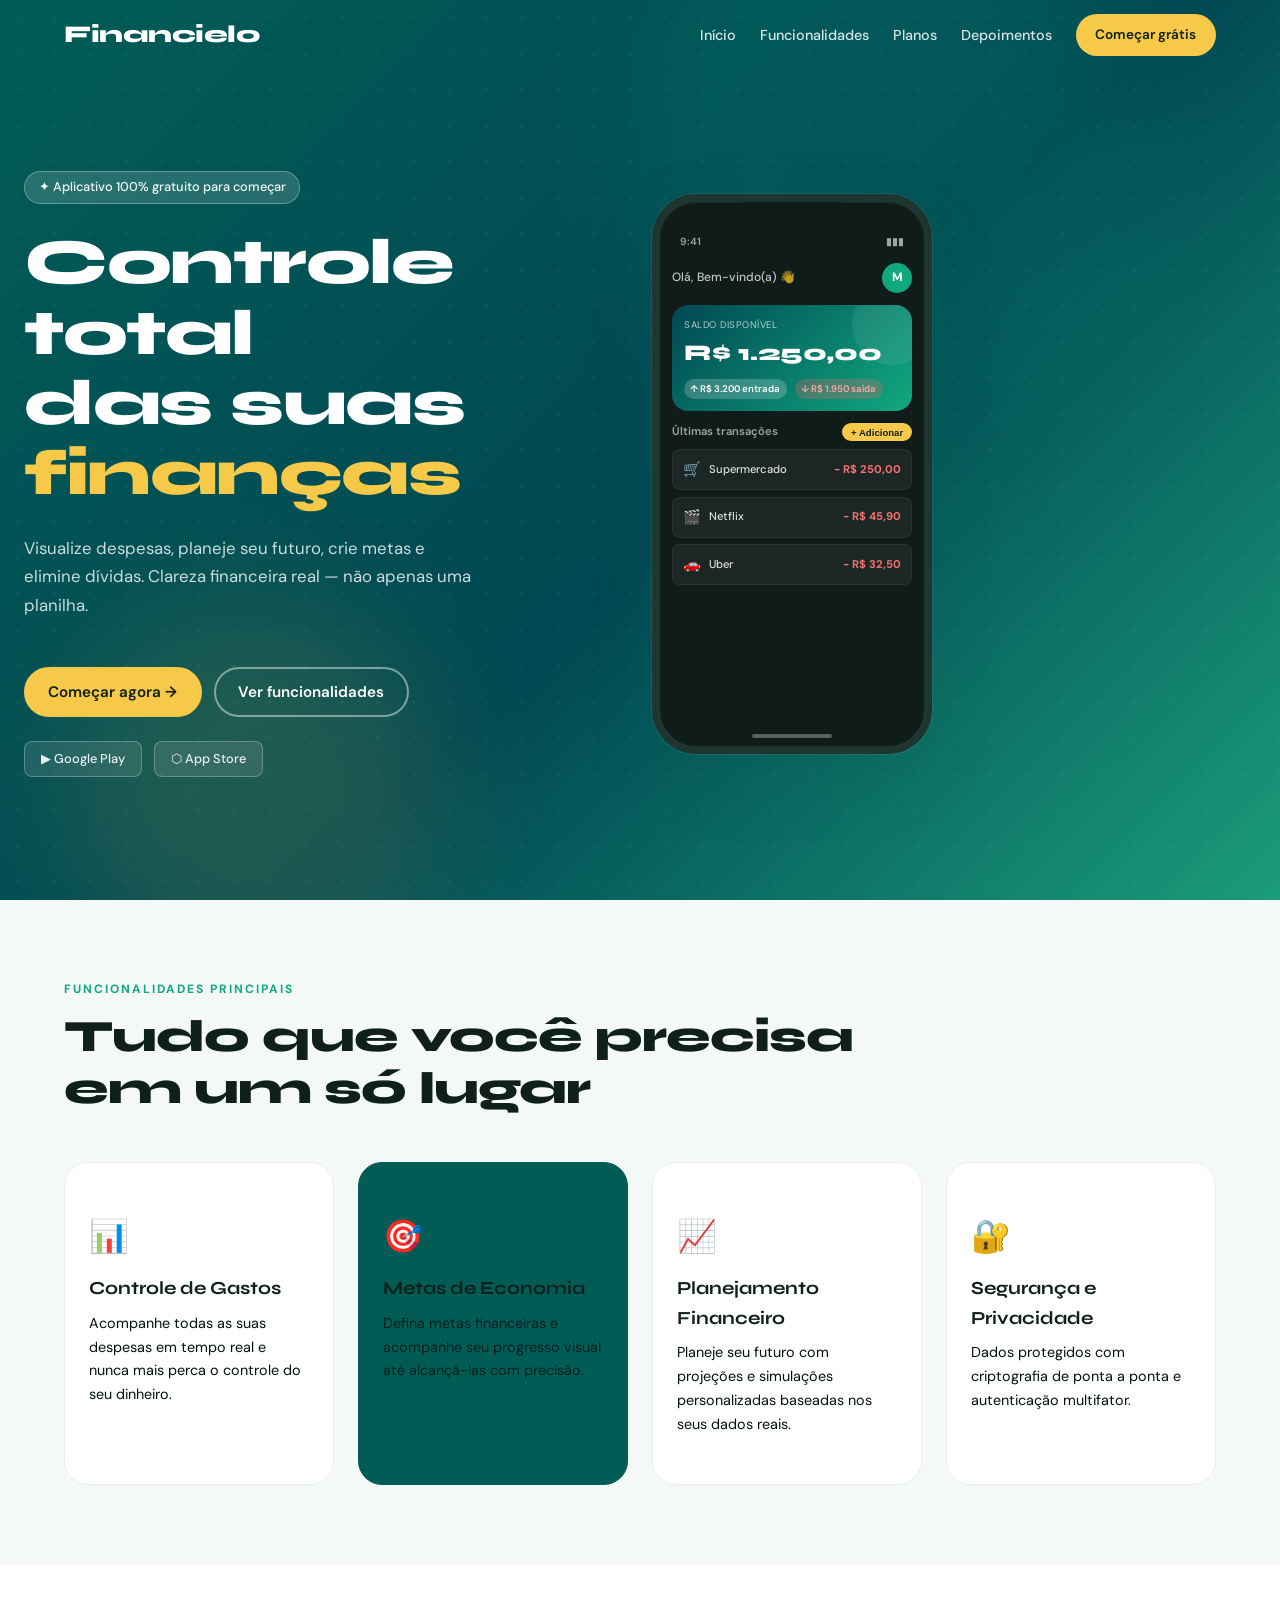
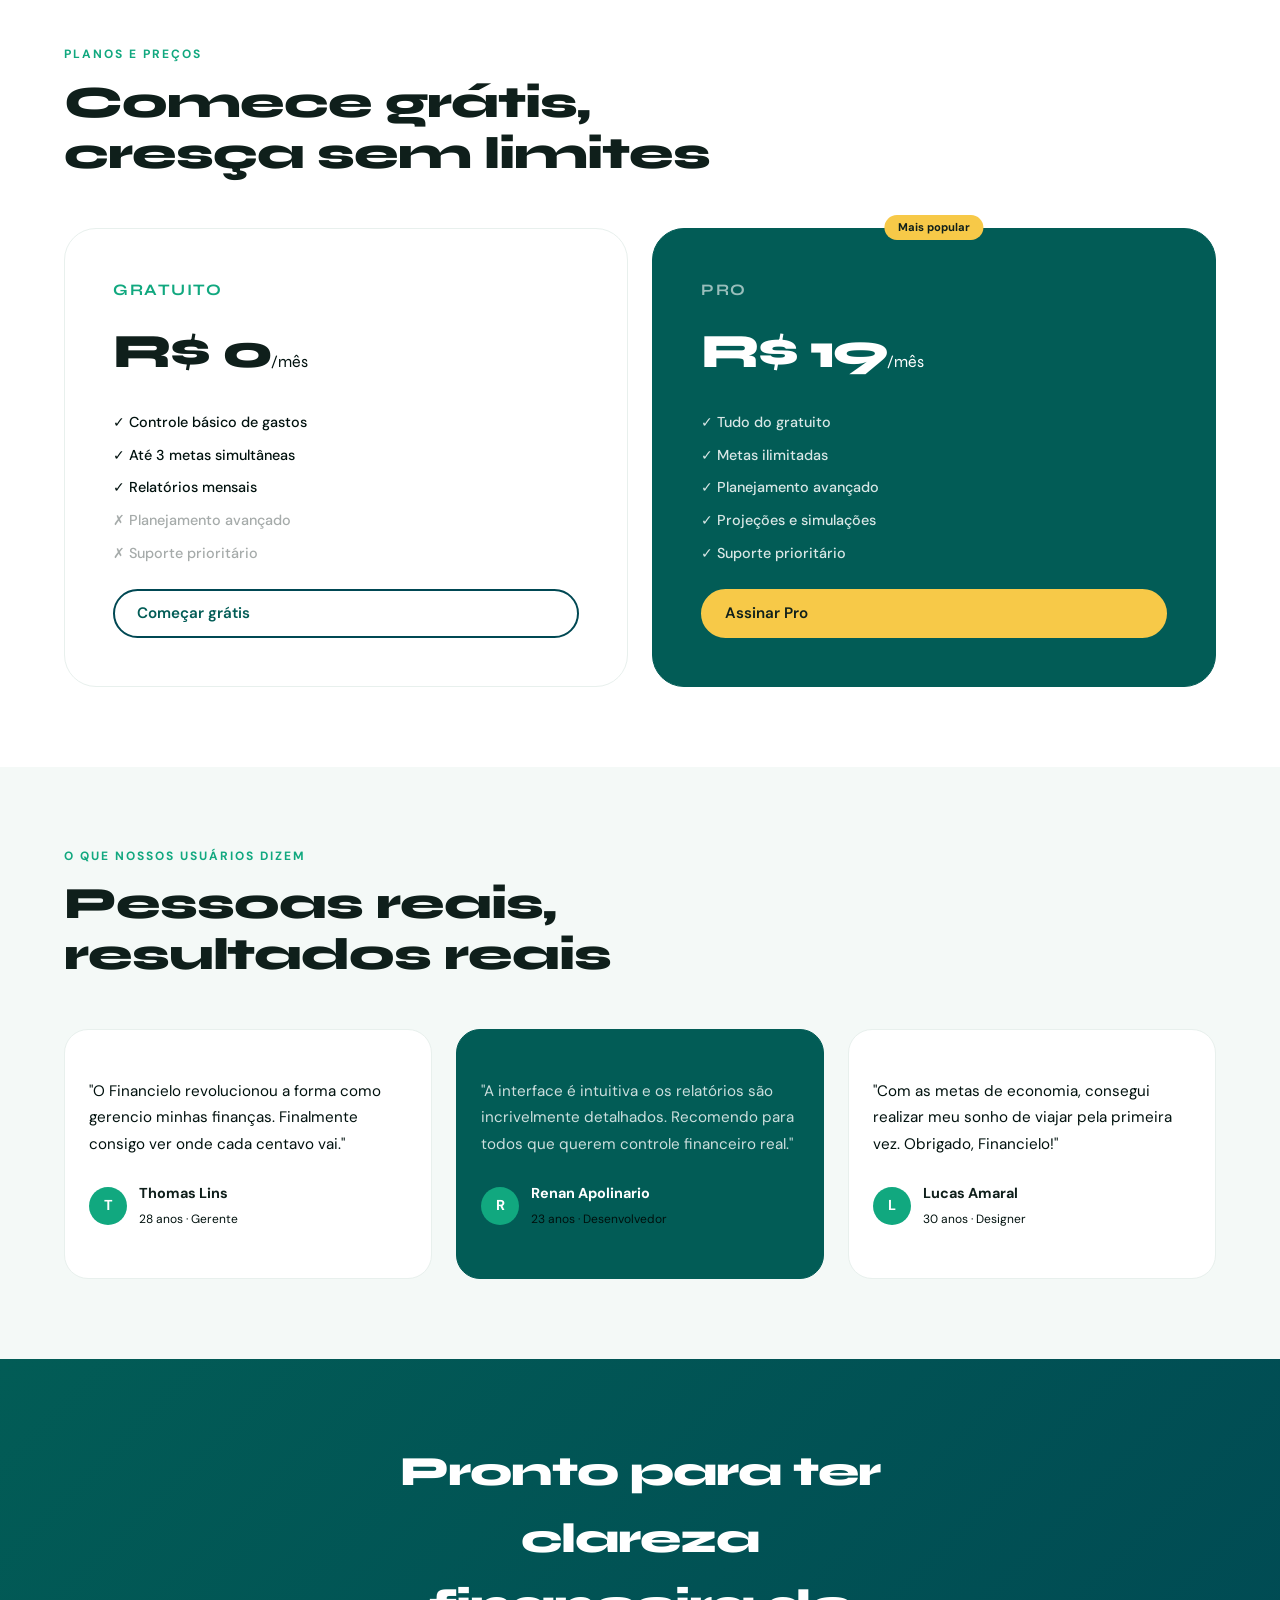
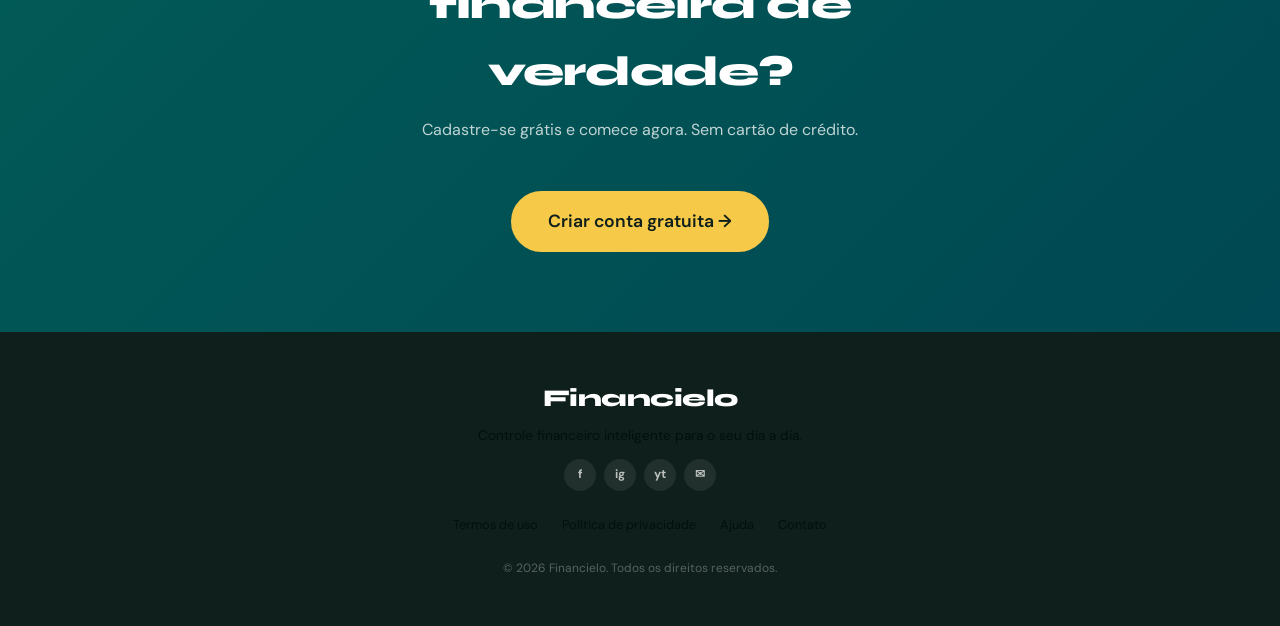
<file: index.html>
<!DOCTYPE html>
<html lang="pt-BR">
<head>
  <meta charset="UTF-8" />
  <meta name="viewport" content="width=device-width, initial-scale=1.0" />
  <title>Financielo — Controle Financeiro Real</title>

  <!-- Google Fonts: Syne (display) + DM Sans (body) -->
  <link rel="preconnect" href="https://fonts.googleapis.com" />
  <link rel="preconnect" href="https://fonts.gstatic.com" crossorigin />
  <link href="https://fonts.googleapis.com/css2?family=Syne:wght@700;800&family=DM+Sans:wght@300;400;500;600&display=swap" rel="stylesheet" />
  <link rel="icon" type="image/x-icon" href="/Imagens/favicon.ico">

  <!-- CSS externo -->
  <link rel="stylesheet" href="/Estilos/style.css" />
</head>
<body>

  <!-- ===================== NAVBAR ===================== -->
  <nav class="navbar" id="navbar">
    <div class="nav-inner">
      <a href="#" class="nav-logo">Financielo</a>

      <!-- Menu hambúrguer (mobile) -->
      <button class="hamburger" id="hamburger" aria-label="Abrir menu">
        <span></span><span></span><span></span>
      </button>

      <ul class="nav-links" id="navLinks">
        <li><a href="#inicio">Início</a></li>
        <li><a href="#funcionalidades">Funcionalidades</a></li>
        <li><a href="#planos">Planos</a></li>
        <li><a href="#depoimentos">Depoimentos</a></li>
      </ul>

      <a href="login.html" class="btn btn-nav">Começar grátis</a>
    </div>
  </nav>

  <!-- ===================== HERO ===================== -->
  <section class="hero" id="inicio">
    <!-- Bolhas decorativas de fundo -->
    <div class="hero-bg">
      <div class="blob blob-1"></div>
      <div class="blob blob-2"></div>
      <div class="grid-lines"></div>
    </div>

    <!-- Conteúdo esquerdo -->
    <div class="hero-content">
      <span class="badge">✦ Aplicativo 100% gratuito para começar</span>
      <h1 class="hero-title">
        Controle total<br />
        das suas <em>finanças</em>
      </h1>
      <p class="hero-sub">
        Visualize despesas, planeje seu futuro, crie metas e elimine dívidas.
        Clareza financeira real — não apenas uma planilha.
      </p>
      <div class="hero-ctas">
        <a href="login.html" class="btn btn-primary">Começar agora →</a>
        <a href="#funcionalidades" class="btn btn-ghost">Ver funcionalidades</a>
      </div>
      <div class="hero-stores">
        <a href="#" class="store-badge">▶ Google Play</a>
        <a href="#" class="store-badge">⬡ App Store</a>
      </div>
    </div>

    <!-- Mockup do celular (lado direito) -->
    <div class="hero-phone-wrap">
      <div class="phone-frame">
        <!-- Barra de status simulada -->
        <div class="phone-status">
          <span>9:41</span>
          <span>▮▮▮</span>
        </div>

        <!-- Conteúdo do app dentro do celular -->
        <div class="phone-app">
          <div class="app-header">
            <span class="app-greeting">Olá, Bem-vindo(a) 👋</span>
            <div class="app-avatar">M</div>
          </div>

          <!-- Saldo -->
          <div class="app-balance-card">
            <span class="balance-label">Saldo disponível</span>
            <span class="balance-value" id="balanceValue">R$ 1.250,00</span>
            <div class="balance-meta">
              <span class="meta-in">↑ R$ 3.200 entrada</span>
              <span class="meta-out">↓ R$ 1.950 saída</span>
            </div>
          </div>

          <!-- Transações -->
          <div class="app-transactions">
            <div class="trans-header">
              <span>Últimas transações</span>
              <button class="btn-add-trans" id="btnAddTrans">+ Adicionar</button>
            </div>
            <ul class="trans-list" id="transList">
              <li class="trans-item">
                <span class="trans-icon">🛒</span>
                <span class="trans-name">Supermercado</span>
                <span class="trans-val negative">- R$ 250,00</span>
              </li>
              <li class="trans-item">
                <span class="trans-icon">🎬</span>
                <span class="trans-name">Netflix</span>
                <span class="trans-val negative">- R$ 45,90</span>
              </li>
              <li class="trans-item">
                <span class="trans-icon">🚗</span>
                <span class="trans-name">Uber</span>
                <span class="trans-val negative">- R$ 32,50</span>
              </li>
            </ul>
          </div>
        </div>
        <!-- Barra home simulada -->
        <div class="phone-home-bar"></div>
      </div>
    </div>
  </section>

  <!-- ===================== FUNCIONALIDADES ===================== -->
  <section class="features" id="funcionalidades">
    <div class="section-inner">
      <div class="section-label">Funcionalidades Principais</div>
      <h2 class="section-title">Tudo que você precisa<br />em um só lugar</h2>

      <div class="features-grid">

        <div class="feat-card">
          <div class="feat-icon">📊</div>
          <h3>Controle de Gastos</h3>
          <p>Acompanhe todas as suas despesas em tempo real e nunca mais perca o controle do seu dinheiro.</p>
        </div>

        <div class="feat-card feat-card--accent">
          <div class="feat-icon">🎯</div>
          <h3>Metas de Economia</h3>
          <p>Defina metas financeiras e acompanhe seu progresso visual até alcançá-las com precisão.</p>
        </div>

        <div class="feat-card">
          <div class="feat-icon">📈</div>
          <h3>Planejamento Financeiro</h3>
          <p>Planeje seu futuro com projeções e simulações personalizadas baseadas nos seus dados reais.</p>
        </div>

        <div class="feat-card">
          <div class="feat-icon">🔐</div>
          <h3>Segurança e Privacidade</h3>
          <p>Dados protegidos com criptografia de ponta a ponta e autenticação multifator.</p>
        </div>

      </div>
    </div>
  </section>

  <!-- ===================== PLANOS ===================== -->
  <section class="pricing" id="planos">
    <div class="section-inner">
      <div class="section-label">Planos e Preços</div>
      <h2 class="section-title">Comece grátis,<br />cresça sem limites</h2>

      <div class="pricing-grid">

        <div class="price-card">
          <div class="price-tier">Gratuito</div>
          <div class="price-value">R$ 0<span>/mês</span></div>
          <ul class="price-features">
            <li>✓ Controle básico de gastos</li>
            <li>✓ Até 3 metas simultâneas</li>
            <li>✓ Relatórios mensais</li>
            <li class="disabled">✗ Planejamento avançado</li>
            <li class="disabled">✗ Suporte prioritário</li>
          </ul>
          <a href="login.html" class="btn btn-ghost-dark">Começar grátis</a>
        </div>

        <div class="price-card price-card--pro">
          <div class="price-badge">Mais popular</div>
          <div class="price-tier">Pro</div>
          <div class="price-value">R$ 19<span class="price-value">/mês</span></div>
          <ul class="price-features">
            <li>✓ Tudo do gratuito</li>
            <li>✓ Metas ilimitadas</li>
            <li>✓ Planejamento avançado</li>
            <li>✓ Projeções e simulações</li>
            <li>✓ Suporte prioritário</li>
          </ul>
          <a href="#" class="btn btn-primary">Assinar Pro</a>
        </div>

      </div>
    </div>
  </section>

  <!-- ===================== DEPOIMENTOS ===================== -->
  <section class="testimonials" id="depoimentos">
    <div class="section-inner">
      <div class="section-label">O que nossos usuários dizem</div>
      <h2 class="section-title">Pessoas reais,<br />resultados reais</h2>

      <div class="testi-grid">

        <div class="testi-card">
          <p>"O Financielo revolucionou a forma como gerencio minhas finanças. Finalmente consigo ver onde cada centavo vai."</p>
          <div class="testi-author">
            <div class="testi-avatar">T</div>
            <div>
              <strong>Thomas Lins</strong>
              <span>28 anos · Gerente</span>
            </div>
          </div>
        </div>

        <div class="testi-card testi-card--dark">
          <p>"A interface é intuitiva e os relatórios são incrivelmente detalhados. Recomendo para todos que querem controle financeiro real."</p>
          <div class="testi-author">
            <div class="testi-avatar">R</div>
            <div>
              <strong>Renan Apolinario</strong>
              <span>23 anos · Desenvolvedor</span>
            </div>
          </div>
        </div>

        <div class="testi-card">
          <p>"Com as metas de economia, consegui realizar meu sonho de viajar pela primeira vez. Obrigado, Financielo!"</p>
          <div class="testi-author">
            <div class="testi-avatar">L</div>
            <div>
              <strong>Lucas Amaral</strong>
              <span>30 anos · Designer</span>
            </div>
          </div>
        </div>

      </div>
    </div>
  </section>

  <!-- ===================== CTA FINAL ===================== -->
  <section class="cta-section">
    <div class="cta-inner">
      <h2>Pronto para ter clareza<br />financeira de verdade?</h2>
      <p>Cadastre-se grátis e comece agora. Sem cartão de crédito.</p>
      <a href="login.html" class="btn btn-primary btn-large">Criar conta gratuita →</a>
    </div>
  </section>

  <!-- ===================== FOOTER ===================== -->
  <footer class="footer">
    <div class="footer-inner">
      <div class="footer-brand">
        <span class="nav-logo">Financielo</span>
        <p>Controle financeiro inteligente para o seu dia a dia.</p>
        <div class="social-icons">
          <a href="#" aria-label="Facebook">f</a>
          <a href="#" aria-label="Instagram">ig</a>
          <a href="#" aria-label="YouTube">yt</a>
          <a href="#" aria-label="E-mail">✉</a>
        </div>
      </div>
      <div class="footer-links">
        <a href="#">Termos de uso</a>
        <a href="#">Política de privacidade</a>
        <a href="#">Ajuda</a>
        <a href="#">Contato</a>
      </div>
      <p class="footer-copy">© 2026 Financielo. Todos os direitos reservados.</p>
    </div>
  </footer>

  <!-- ===================== MODAL: Adicionar Transação ===================== -->
  <div class="modal-overlay" id="modalOverlay" role="dialog" aria-modal="true" aria-label="Adicionar transação">
    <div class="modal">
      <button class="modal-close" id="modalClose" aria-label="Fechar modal">✕</button>
      <h3>Nova Transação</h3>

      <div class="form-group">
        <label for="transName">Descrição</label>
        <input type="text" id="transName" placeholder="Ex: Academia" />
      </div>
      <div class="form-group">
        <label for="transValue">Valor (R$)</label>
        <input type="number" id="transValue" placeholder="0,00" step="0.01" />
      </div>
      <div class="form-group">
        <label for="transType">Tipo</label>
        <select id="transType">
          <option value="negative">Despesa</option>
          <option value="positive">Receita</option>
        </select>
      </div>
      <div class="form-group">
        <label for="transIcon">Ícone</label>
        <select id="transIcon">
          <option value="💳">💳 Cartão</option>
          <option value="🍔">🍔 Alimentação</option>
          <option value="🚌">🚌 Transporte</option>
          <option value="🏥">🏥 Saúde</option>
          <option value="💡">💡 Utilidades</option>
          <option value="💰">💰 Receita</option>
        </select>
      </div>

      <button class="btn btn-primary btn-full" id="btnConfirmTrans">Adicionar transação</button>
    </div>
  </div>

  <!-- JS externo -->
  <script src="/Estilos/script.js"></script>
</body>
</html>
</file>
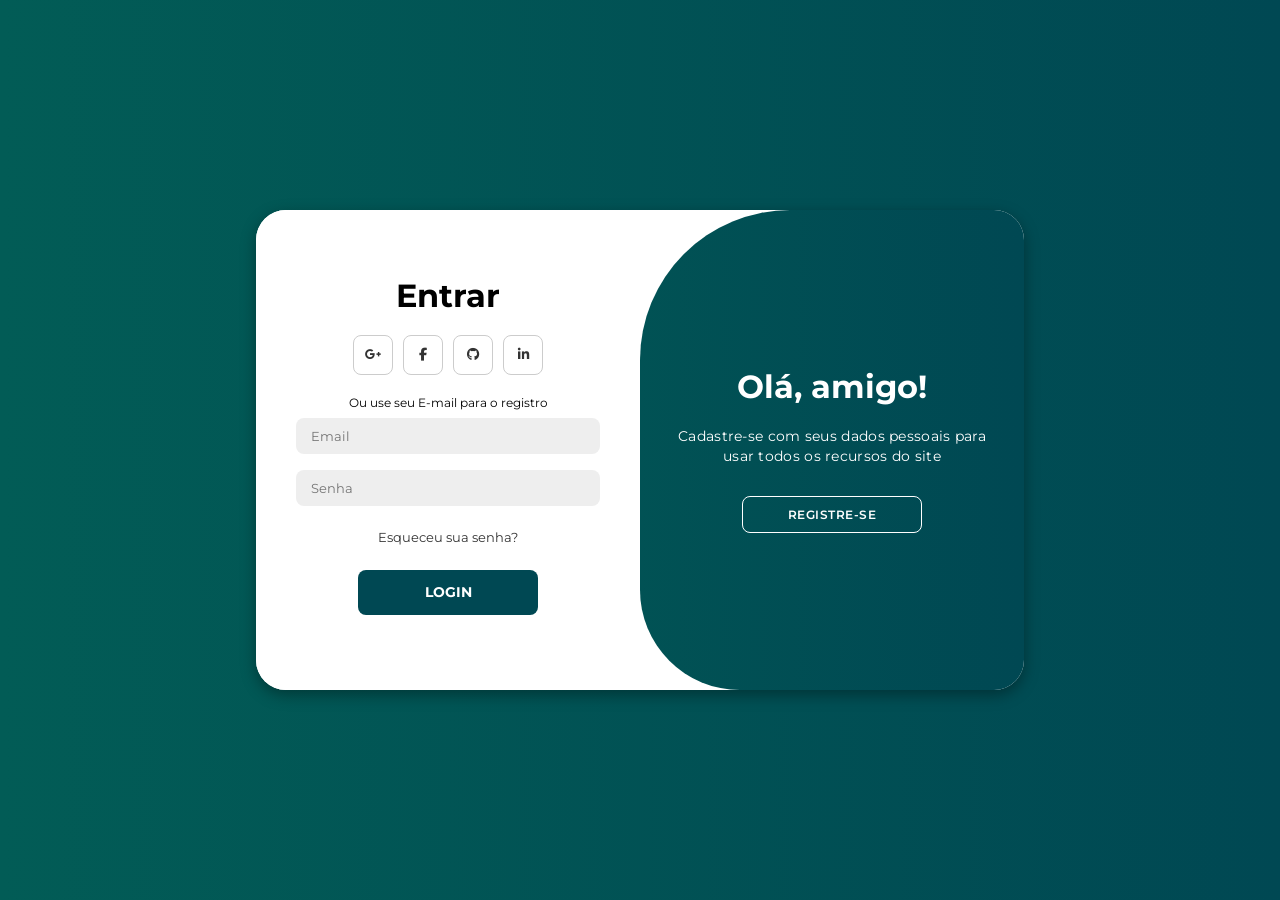
<file: login.html>
<!DOCTYPE html>
<html lang="en">

<head>
    <meta charset="UTF-8">
    <meta name="viewport" content="width=device-width, initial-scale=1.0">
    <link rel="stylesheet" href="https://cdnjs.cloudflare.com/ajax/libs/font-awesome/6.4.2/css/all.min.css">
    <link rel="stylesheet" href="/Login/style.css">
    <title>Financielo</title>
</head>

<body>

    <div class="container" id="container">
        <div class="form-container sign-up">
            <form>
                <h1>Criar Conta</h1>
                <div class="social-icons">
                    <a href="#" class="icon"><i class="fa-brands fa-google-plus-g"></i></a>
                    <a href="#" class="icon"><i class="fa-brands fa-facebook-f"></i></a>
                    <a href="#" class="icon"><i class="fa-brands fa-github"></i></a>
                    <a href="#" class="icon"><i class="fa-brands fa-linkedin-in"></i></a>
                </div>
                <span>Ou use seu e-mail para o registro</span>
                <input type="text" id="registroNome" placeholder="Nome">
                <input type="email" id="registroEmail" placeholder="Email">
                <input type="password" id="registroSenha" placeholder="Senha">
                <button>Registre-se</button>
            </form>
        </div>
        <div class="form-container sign-in">
    <form>
        <h1>Entrar</h1>
        <div class="social-icons">
            <a href="#" class="icon"><i class="fa-brands fa-google-plus-g"></i></a>
            <a href="#" class="icon"><i class="fa-brands fa-facebook-f"></i></a>
            <a href="#" class="icon"><i class="fa-brands fa-github"></i></a>
            <a href="#" class="icon"><i class="fa-brands fa-linkedin-in"></i></a>
        </div>
        <span>Ou use seu E-mail para o registro</span>
        <input type="email" placeholder="Email" id="loginEmail">
        <input type="password" placeholder="Senha" id="loginSenha">
        <a href="#">Esqueceu sua senha?</a>
        <a href="#" class="btn-login" id="btnLogin">Login</a>
        <p id="loginErro" style="color:#e74c3c;font-size:13px;margin-top:8px;display:none;">
            E-mail ou senha inválidos.
        </p>
    </form>
</div>
        <div class="toggle-container">
            <div class="toggle">
                <div class="toggle-panel toggle-left">
                    <h1>Bem-vindo de volta!</h1>
                    <p>Insira seus dados pessoais para usar todos os recursos do site</p>
                    <button class="hidden" id="login">Login</button>
                </div>
                <div class="toggle-panel toggle-right">
                    <h1>Olá, amigo!</h1>
                    <p>Cadastre-se com seus dados pessoais para usar todos os recursos do site</p>
                    <button class="hidden" id="register">Registre-se</button>
                </div>
            </div>
        </div>
    </div>

    <script src="/Login/script.js"></script>
</body>

</html>
</file>
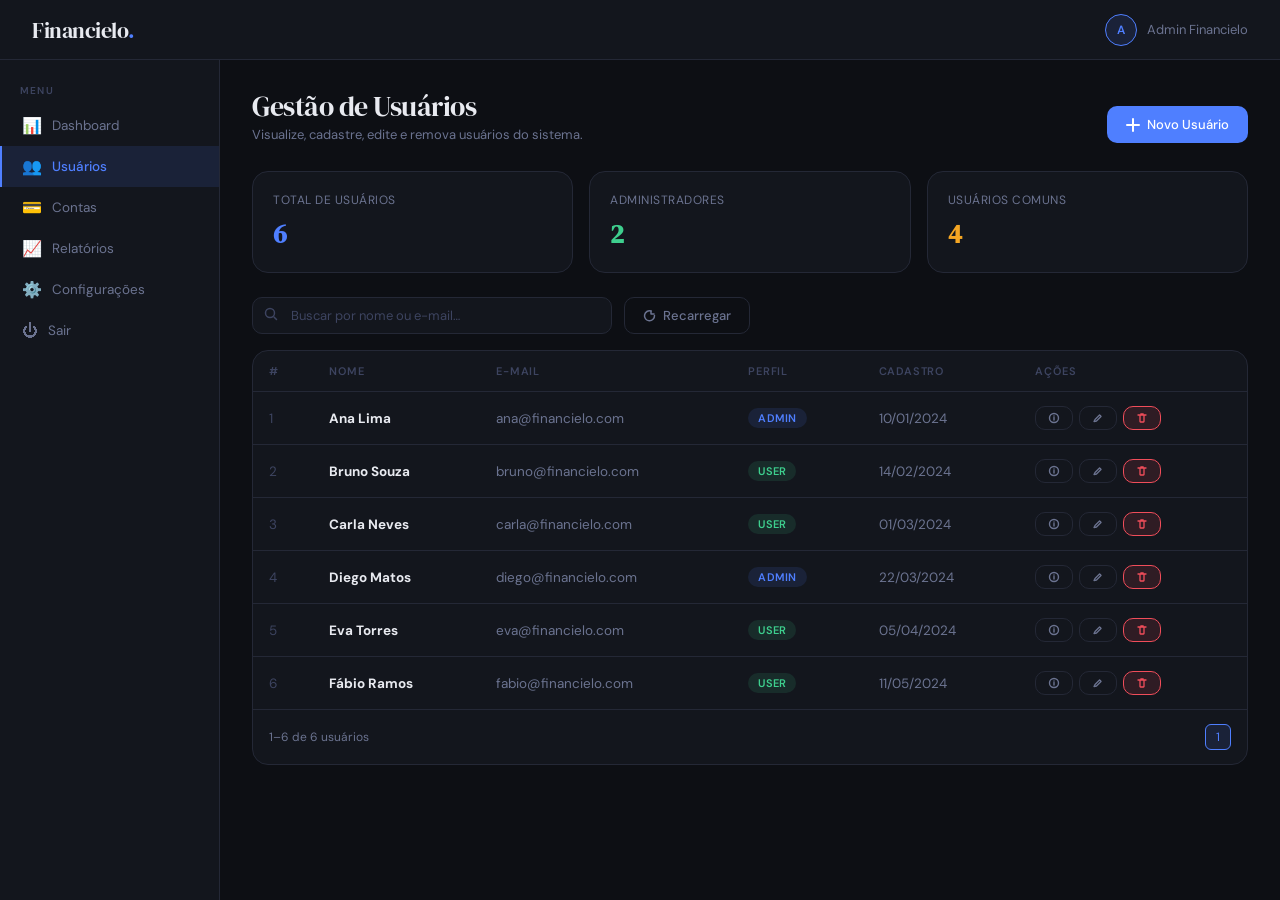
<file: usuarios.html>
<!doctype html>
<html lang="pt-BR">
  <head>
    <meta charset="UTF-8" />
    <meta name="viewport" content="width=device-width, initial-scale=1.0" />
    <title>Financielo — Gestão de Usuários</title>
    <link rel="preconnect" href="https://fonts.googleapis.com" />
    <link rel="preconnect" href="https://fonts.gstatic.com" crossorigin />
    <link
      href="https://fonts.googleapis.com/css2?family=DM+Serif+Display:ital@0;1&family=DM+Sans:ital,opsz,wght@0,9..40,300;0,9..40,400;0,9..40,500;0,9..40,600;1,9..40,300&display=swap"
      rel="stylesheet"
    />
    <style>
      *,
      *::before,
      *::after {
        box-sizing: border-box;
        margin: 0;
        padding: 0;
      }

      :root {
        --bg: #0d0f14;
        --bg-card: #13161d;
        --bg-hover: #1a1e28;
        --border: #242836;
        --border-focus: #3d4a6e;
        --accent: #4f7fff;
        --accent-soft: rgba(79, 127, 255, 0.12);
        --accent-glow: rgba(79, 127, 255, 0.35);
        --danger: #f04d5a;
        --danger-soft: rgba(240, 77, 90, 0.12);
        --success: #3ecf8e;
        --success-soft: rgba(62, 207, 142, 0.12);
        --warn: #f5a623;
        --warn-soft: rgba(245, 166, 35, 0.12);
        --text: #e8eaf0;
        --text-muted: #6b7390;
        --text-dim: #3d4460;
        --radius: 10px;
        --radius-lg: 16px;
        --shadow: 0 4px 24px rgba(0, 0, 0, 0.5);
      }

      html,
      body {
        background: var(--bg);
        color: var(--text);
        font-family: "DM Sans", sans-serif;
        font-size: 14px;
        min-height: 100vh;
      }

      /* ── TOPBAR ─────────────────────────── */
      .topbar {
        display: flex;
        align-items: center;
        justify-content: space-between;
        padding: 0 32px;
        height: 60px;
        border-bottom: 1px solid var(--border);
        background: var(--bg-card);
        position: sticky;
        top: 0;
        z-index: 100;
      }
      .topbar-logo {
        font-family: "DM Serif Display", serif;
        font-size: 22px;
        letter-spacing: -0.5px;
        color: var(--text);
      }
      .topbar-logo span {
        color: var(--accent);
      }
      .topbar-user {
        display: flex;
        align-items: center;
        gap: 10px;
        color: var(--text-muted);
        font-size: 13px;
      }
      .avatar {
        width: 32px;
        height: 32px;
        border-radius: 50%;
        background: var(--accent-soft);
        border: 1.5px solid var(--accent);
        display: flex;
        align-items: center;
        justify-content: center;
        font-weight: 600;
        color: var(--accent);
        font-size: 12px;
      }

      /* ── LAYOUT ─────────────────────────── */
      .layout {
        display: flex;
        min-height: calc(100vh - 60px);
      }
      .sidebar {
        width: 220px;
        background: var(--bg-card);
        border-right: 1px solid var(--border);
        padding: 24px 0;
        flex-shrink: 0;
      }
      .sidebar-label {
        font-size: 10px;
        font-weight: 600;
        letter-spacing: 1.2px;
        text-transform: uppercase;
        color: var(--text-dim);
        padding: 0 20px 8px;
      }
      .sidebar-item {
        display: flex;
        align-items: center;
        gap: 10px;
        padding: 10px 20px;
        color: var(--text-muted);
        cursor: pointer;
        transition: all 0.15s;
        border-left: 2px solid transparent;
        font-size: 13.5px;
      }
      .sidebar-item:hover {
        background: var(--bg-hover);
        color: var(--text);
      }
      .sidebar-item.active {
        background: var(--accent-soft);
        color: var(--accent);
        border-left-color: var(--accent);
        font-weight: 500;
      }
      .sidebar-icon {
        font-size: 16px;
      }

      .main {
        flex: 1;
        padding: 32px;
        overflow-x: hidden;
      }

      /* ── PAGE HEADER ─────────────────────── */
      .page-header {
        display: flex;
        align-items: flex-end;
        justify-content: space-between;
        margin-bottom: 28px;
      }
      .page-title {
        font-family: "DM Serif Display", serif;
        font-size: 28px;
        letter-spacing: -0.5px;
        line-height: 1;
      }
      .page-subtitle {
        color: var(--text-muted);
        margin-top: 6px;
        font-size: 13px;
      }

      /* ── STATS ───────────────────────────── */
      .stats-row {
        display: grid;
        grid-template-columns: repeat(3, 1fr);
        gap: 16px;
        margin-bottom: 24px;
      }
      .stat-card {
        background: var(--bg-card);
        border: 1px solid var(--border);
        border-radius: var(--radius-lg);
        padding: 20px;
      }
      .stat-label {
        font-size: 12px;
        color: var(--text-muted);
        letter-spacing: 0.5px;
        margin-bottom: 8px;
      }
      .stat-value {
        font-size: 26px;
        font-weight: 600;
        font-family: "DM Serif Display", serif;
      }
      .stat-value.blue {
        color: var(--accent);
      }
      .stat-value.green {
        color: var(--success);
      }
      .stat-value.warn {
        color: var(--warn);
      }

      /* ── TOOLBAR ─────────────────────────── */
      .toolbar {
        display: flex;
        align-items: center;
        gap: 12px;
        margin-bottom: 16px;
      }
      .search-wrap {
        position: relative;
        flex: 1;
        max-width: 360px;
      }
      .search-wrap input {
        width: 100%;
        padding: 9px 14px 9px 38px;
        background: var(--bg-card);
        border: 1px solid var(--border);
        border-radius: var(--radius);
        color: var(--text);
        font-family: inherit;
        font-size: 13px;
        outline: none;
        transition: border 0.15s;
      }
      .search-wrap input:focus {
        border-color: var(--border-focus);
      }
      .search-wrap input::placeholder {
        color: var(--text-dim);
      }
      .search-icon {
        position: absolute;
        left: 12px;
        top: 50%;
        transform: translateY(-50%);
        color: var(--text-dim);
        pointer-events: none;
      }

      /* ── BUTTONS ─────────────────────────── */
      .btn {
        display: inline-flex;
        align-items: center;
        gap: 7px;
        padding: 9px 18px;
        border-radius: var(--radius);
        border: 1px solid transparent;
        font-family: inherit;
        font-size: 13px;
        font-weight: 500;
        cursor: pointer;
        transition: all 0.15s;
        white-space: nowrap;
      }
      .btn-primary {
        background: var(--accent);
        color: #fff;
      }
      .btn-primary:hover {
        background: #3d6eee;
        box-shadow: 0 0 16px var(--accent-glow);
      }
      .btn-ghost {
        background: transparent;
        border-color: var(--border);
        color: var(--text-muted);
      }
      .btn-ghost:hover {
        background: var(--bg-hover);
        color: var(--text);
      }
      .btn-danger {
        background: var(--danger-soft);
        border-color: var(--danger);
        color: var(--danger);
      }
      .btn-danger:hover {
        background: var(--danger);
        color: #fff;
      }
      .btn-sm {
        padding: 5px 12px;
        font-size: 12px;
      }
      .btn:disabled {
        opacity: 0.4;
        cursor: not-allowed;
      }

      /* ── TABLE ───────────────────────────── */
      .table-wrap {
        background: var(--bg-card);
        border: 1px solid var(--border);
        border-radius: var(--radius-lg);
        overflow: hidden;
      }
      table {
        width: 100%;
        border-collapse: collapse;
      }
      thead tr {
        border-bottom: 1px solid var(--border);
      }
      th {
        padding: 13px 16px;
        text-align: left;
        font-size: 11px;
        font-weight: 600;
        letter-spacing: 0.8px;
        text-transform: uppercase;
        color: var(--text-dim);
      }
      td {
        padding: 14px 16px;
        font-size: 13.5px;
        border-bottom: 1px solid var(--border);
        vertical-align: middle;
      }
      tbody tr:last-child td {
        border-bottom: none;
      }
      tbody tr {
        transition: background 0.1s;
      }
      tbody tr:hover {
        background: var(--bg-hover);
      }

      .badge {
        display: inline-flex;
        align-items: center;
        padding: 3px 10px;
        border-radius: 20px;
        font-size: 11px;
        font-weight: 600;
        letter-spacing: 0.3px;
      }
      .badge-admin {
        background: var(--accent-soft);
        color: var(--accent);
      }
      .badge-user {
        background: var(--success-soft);
        color: var(--success);
      }
      .badge-inact {
        background: var(--warn-soft);
        color: var(--warn);
      }

      .actions {
        display: flex;
        gap: 6px;
      }

      .empty-state {
        text-align: center;
        padding: 60px 20px;
        color: var(--text-muted);
      }
      .empty-state-icon {
        font-size: 40px;
        margin-bottom: 12px;
        opacity: 0.4;
      }
      .empty-state h3 {
        font-size: 15px;
        color: var(--text);
        margin-bottom: 4px;
      }

      /* ── MODAL ───────────────────────────── */
      .modal-overlay {
        position: fixed;
        inset: 0;
        background: rgba(0, 0, 0, 0.7);
        backdrop-filter: blur(4px);
        display: flex;
        align-items: center;
        justify-content: center;
        z-index: 200;
        opacity: 0;
        pointer-events: none;
        transition: opacity 0.2s;
      }
      .modal-overlay.open {
        opacity: 1;
        pointer-events: all;
      }
      .modal {
        background: var(--bg-card);
        border: 1px solid var(--border);
        border-radius: var(--radius-lg);
        width: 100%;
        max-width: 480px;
        padding: 28px;
        transform: translateY(12px) scale(0.98);
        transition: transform 0.2s;
        box-shadow: var(--shadow);
      }
      .modal-overlay.open .modal {
        transform: translateY(0) scale(1);
      }
      .modal-header {
        display: flex;
        align-items: center;
        justify-content: space-between;
        margin-bottom: 24px;
      }
      .modal-title {
        font-family: "DM Serif Display", serif;
        font-size: 20px;
      }
      .modal-close {
        background: none;
        border: none;
        color: var(--text-muted);
        font-size: 20px;
        cursor: pointer;
        line-height: 1;
        transition: color 0.15s;
      }
      .modal-close:hover {
        color: var(--text);
      }

      /* ── FORM ────────────────────────────── */
      .form-group {
        margin-bottom: 16px;
      }
      .form-label {
        display: block;
        font-size: 12px;
        font-weight: 600;
        letter-spacing: 0.5px;
        text-transform: uppercase;
        color: var(--text-muted);
        margin-bottom: 7px;
      }
      .form-input,
      .form-select {
        width: 100%;
        padding: 10px 13px;
        background: var(--bg);
        border: 1px solid var(--border);
        border-radius: var(--radius);
        color: var(--text);
        font-family: inherit;
        font-size: 14px;
        outline: none;
        transition: border 0.15s;
      }
      .form-input:focus,
      .form-select:focus {
        border-color: var(--border-focus);
        box-shadow: 0 0 0 3px var(--accent-soft);
      }
      .form-input::placeholder {
        color: var(--text-dim);
      }
      .form-select option {
        background: var(--bg-card);
      }
      .form-row {
        display: grid;
        grid-template-columns: 1fr 1fr;
        gap: 12px;
      }
      .form-actions {
        display: flex;
        gap: 10px;
        justify-content: flex-end;
        margin-top: 24px;
      }

      /* ── DETAIL MODAL ─────────────────────── */
      .detail-grid {
        display: grid;
        grid-template-columns: 1fr 1fr;
        gap: 12px;
      }
      .detail-item {
      }
      .detail-key {
        font-size: 11px;
        font-weight: 600;
        letter-spacing: 0.5px;
        text-transform: uppercase;
        color: var(--text-dim);
        margin-bottom: 4px;
      }
      .detail-val {
        font-size: 14px;
        color: var(--text);
      }

      /* ── CONFIRM MODAL ──────────────────── */
      .confirm-body {
        text-align: center;
        padding: 8px 0;
      }
      .confirm-icon {
        font-size: 44px;
        margin-bottom: 16px;
      }
      .confirm-msg {
        color: var(--text-muted);
        font-size: 14px;
        line-height: 1.5;
      }
      .confirm-name {
        color: var(--text);
        font-weight: 600;
      }

      /* ── TOAST ───────────────────────────── */
      .toast-container {
        position: fixed;
        bottom: 24px;
        right: 24px;
        display: flex;
        flex-direction: column;
        gap: 8px;
        z-index: 999;
      }
      .toast {
        display: flex;
        align-items: center;
        gap: 10px;
        padding: 12px 18px;
        background: var(--bg-card);
        border: 1px solid var(--border);
        border-radius: var(--radius);
        font-size: 13px;
        box-shadow: var(--shadow);
        animation: slideIn 0.2s ease;
        min-width: 240px;
      }
      .toast.success {
        border-left: 3px solid var(--success);
      }
      .toast.error {
        border-left: 3px solid var(--danger);
      }
      .toast.info {
        border-left: 3px solid var(--accent);
      }
      @keyframes slideIn {
        from {
          opacity: 0;
          transform: translateX(20px);
        }
        to {
          opacity: 1;
          transform: translateX(0);
        }
      }

      /* ── LOADER ──────────────────────────── */
      .loader-row td {
        text-align: center;
        padding: 40px;
        color: var(--text-muted);
      }
      .spinner {
        display: inline-block;
        width: 20px;
        height: 20px;
        border: 2px solid var(--border);
        border-top-color: var(--accent);
        border-radius: 50%;
        animation: spin 0.7s linear infinite;
        margin-right: 8px;
        vertical-align: middle;
      }
      @keyframes spin {
        to {
          transform: rotate(360deg);
        }
      }

      /* ── PAGINATION ──────────────────────── */
      .pagination {
        display: flex;
        align-items: center;
        justify-content: space-between;
        padding: 14px 16px;
        border-top: 1px solid var(--border);
        font-size: 12px;
        color: var(--text-muted);
      }
      .page-buttons {
        display: flex;
        gap: 4px;
      }
      .page-btn {
        padding: 4px 10px;
        background: none;
        border: 1px solid var(--border);
        border-radius: 6px;
        color: var(--text-muted);
        cursor: pointer;
        font-size: 12px;
        font-family: inherit;
        transition: all 0.1s;
      }
      .page-btn:hover {
        background: var(--bg-hover);
        color: var(--text);
      }
      .page-btn.active {
        background: var(--accent-soft);
        border-color: var(--accent);
        color: var(--accent);
      }
    </style>
  </head>
  <body>
    <!-- TOPBAR -->
    <header class="topbar">
      <div class="topbar-logo">Financielo<span>.</span></div>
      <div class="topbar-user">
        <div class="avatar" id="avatarInitials">A</div>
        <span id="loggedUserName">Carregando...</span>
      </div>
    </header>

    <div class="layout">
      <!-- SIDEBAR -->
      <nav class="sidebar">
        <div class="sidebar-label">Menu</div>
        <div class="sidebar-item">
          <span class="sidebar-icon">📊</span> Dashboard
        </div>
        <div class="sidebar-item active">
          <span class="sidebar-icon">👥</span> Usuários
        </div>
        <div class="sidebar-item">
          <span class="sidebar-icon">💳</span> Contas
        </div>
        <div class="sidebar-item">
          <span class="sidebar-icon">📈</span> Relatórios
        </div>
        <div class="sidebar-item">
          <span class="sidebar-icon">⚙️</span> Configurações
        </div>
        <div
          class="sidebar-item"
          onclick="window.location.href = 'login.html'"
          style="cursor: pointer"
        >
          <span class="sidebar-icon">⏻</span> Sair
        </div>
      </nav>

      <!-- MAIN CONTENT -->
      <main class="main">
        <div class="page-header">
          <div>
            <div class="page-title">Gestão de Usuários</div>
            <div class="page-subtitle">
              Visualize, cadastre, edite e remova usuários do sistema.
            </div>
          </div>
          <button class="btn btn-primary" onclick="openCreateModal()">
            <svg width="14" height="14" viewBox="0 0 14 14" fill="none">
              <path
                d="M7 1v12M1 7h12"
                stroke="currentColor"
                stroke-width="2"
                stroke-linecap="round"
              />
            </svg>
            Novo Usuário
          </button>
        </div>

        <!-- STATS -->
        <div class="stats-row">
          <div class="stat-card">
            <div class="stat-label">TOTAL DE USUÁRIOS</div>
            <div class="stat-value blue" id="statTotal">—</div>
          </div>
          <div class="stat-card">
            <div class="stat-label">ADMINISTRADORES</div>
            <div class="stat-value green" id="statAdmin">—</div>
          </div>
          <div class="stat-card">
            <div class="stat-label">USUÁRIOS COMUNS</div>
            <div class="stat-value warn" id="statUsers">—</div>
          </div>
        </div>

        <!-- TOOLBAR -->
        <div class="toolbar">
          <div class="search-wrap">
            <span class="search-icon">
              <svg width="14" height="14" viewBox="0 0 14 14" fill="none">
                <circle
                  cx="6"
                  cy="6"
                  r="4.5"
                  stroke="currentColor"
                  stroke-width="1.5"
                />
                <path
                  d="M10 10l2.5 2.5"
                  stroke="currentColor"
                  stroke-width="1.5"
                  stroke-linecap="round"
                />
              </svg>
            </span>
            <input
              type="text"
              id="searchInput"
              placeholder="Buscar por nome ou e-mail…"
              oninput="filterTable()"
            />
          </div>
          <button class="btn btn-ghost" onclick="loadUsers()">
            <svg width="13" height="13" viewBox="0 0 13 13" fill="none">
              <path
                d="M11.5 6.5A5 5 0 1 1 8 2"
                stroke="currentColor"
                stroke-width="1.5"
                stroke-linecap="round"
              />
              <path
                d="M8 2V5h3"
                stroke="currentColor"
                stroke-width="1.5"
                stroke-linecap="round"
                stroke-linejoin="round"
              />
            </svg>
            Recarregar
          </button>
        </div>

        <!-- TABLE -->
        <div class="table-wrap">
          <table>
            <thead>
              <tr>
                <th>#</th>
                <th>Nome</th>
                <th>E-mail</th>
                <th>Perfil</th>
                <th>Cadastro</th>
                <th>Ações</th>
              </tr>
            </thead>
            <tbody id="usersTableBody">
              <tr class="loader-row">
                <td colspan="6">
                  <span class="spinner"></span>Carregando usuários…
                </td>
              </tr>
            </tbody>
          </table>
          <div class="pagination">
            <span id="paginationInfo">—</span>
            <div class="page-buttons" id="pageButtons"></div>
          </div>
        </div>
      </main>
    </div>

    <!-- ═══════════════════ MODAL: CRIAR / EDITAR ═══════════════════ -->
    <div class="modal-overlay" id="formModal">
      <div class="modal">
        <div class="modal-header">
          <span class="modal-title" id="formModalTitle">Novo Usuário</span>
          <button class="modal-close" onclick="closeModal('formModal')">
            ✕
          </button>
        </div>
        <div class="form-row">
          <div class="form-group">
            <label class="form-label">Nome *</label>
            <input
              class="form-input"
              id="fieldNome"
              placeholder="Nome completo"
            />
          </div>
          <div class="form-group">
            <label class="form-label">Sobrenome</label>
            <input
              class="form-input"
              id="fieldSobrenome"
              placeholder="Sobrenome"
            />
          </div>
        </div>
        <div class="form-group">
          <label class="form-label">E-mail *</label>
          <input
            class="form-input"
            type="email"
            id="fieldEmail"
            placeholder="email@exemplo.com"
          />
        </div>
        <div class="form-row">
          <div class="form-group">
            <label class="form-label">Senha *</label>
            <input
              class="form-input"
              type="password"
              id="fieldSenha"
              placeholder="Mínimo 6 caracteres"
            />
          </div>
          <div class="form-group">
            <label class="form-label">Perfil</label>
            <select class="form-select" id="fieldPerfil">
              <option value="USER">Usuário</option>
              <option value="ADMIN">Administrador</option>
            </select>
          </div>
        </div>
        <div class="form-group">
          <label class="form-label">CPF</label>
          <input
            class="form-input"
            id="fieldCpf"
            placeholder="000.000.000-00"
            maxlength="14"
          />
        </div>
        <div class="form-actions">
          <button class="btn btn-ghost" onclick="closeModal('formModal')">
            Cancelar
          </button>
          <button
            class="btn btn-primary"
            id="formSubmitBtn"
            onclick="submitForm()"
          >
            Salvar
          </button>
        </div>
      </div>
    </div>

    <!-- ═══════════════════ MODAL: DETALHE ═══════════════════ -->
    <div class="modal-overlay" id="detailModal">
      <div class="modal">
        <div class="modal-header">
          <span class="modal-title">Detalhes do Usuário</span>
          <button class="modal-close" onclick="closeModal('detailModal')">
            ✕
          </button>
        </div>
        <div class="detail-grid" id="detailContent"></div>
        <div class="form-actions" style="margin-top: 20px">
          <button class="btn btn-ghost" onclick="closeModal('detailModal')">
            Fechar
          </button>
        </div>
      </div>
    </div>

    <!-- ═══════════════════ MODAL: CONFIRMAR EXCLUSÃO ═══════════════════ -->
    <div class="modal-overlay" id="confirmModal">
      <div class="modal" style="max-width: 380px">
        <div class="modal-header">
          <span class="modal-title">Confirmar Exclusão</span>
          <button class="modal-close" onclick="closeModal('confirmModal')">
            ✕
          </button>
        </div>
        <div class="confirm-body">
          <div class="confirm-icon">🗑️</div>
          <p class="confirm-msg">
            Tem certeza que deseja excluir o usuário<br /><span
              class="confirm-name"
              id="confirmName"
            ></span
            >?<br /><br />Esta ação não pode ser desfeita.
          </p>
        </div>
        <div class="form-actions" style="margin-top: 24px">
          <button class="btn btn-ghost" onclick="closeModal('confirmModal')">
            Cancelar
          </button>
          <button
            class="btn btn-danger"
            id="confirmDeleteBtn"
            onclick="confirmDelete()"
          >
            Excluir
          </button>
        </div>
      </div>
    </div>

    <!-- TOASTS -->
    <div class="toast-container" id="toastContainer"></div>

    <script type="module">
      // ──────────────────────────────────────
      // AUTH MOCK
      // ──────────────────────────────────────
      const MOCK_USER = {
        id: 1,
        nome: "Admin Financielo",
        email: "admin@financielo.com",
        perfil: "ADMIN",
      };

      function getLoggedUser() {
        return MOCK_USER;
      }

      // Init header
      const u = getLoggedUser();
      document.getElementById("loggedUserName").textContent = u.nome;
      document.getElementById("avatarInitials").textContent = u.nome
        .charAt(0)
        .toUpperCase();

      // ──────────────────────────────────────
      // API
      // ──────────────────────────────────────
      const BASE_URL = "https://financiello-backend.onrender.com/api/usuarios";

      const api = {
        async findAll() {
          const res = await fetch(`${BASE_URL}`);
          if (!res.ok) throw new Error(`Erro ${res.status}`);
          return res.json();
        },
        async findById(id) {
          const res = await fetch(`${BASE_URL}?id=${id}`);
          console.log(res.json());
          if (!res.ok) throw new Error(`Erro ${res.status}`);
          return res.json();
        },
        async create(data) {
          const res = await fetch(`${BASE_URL}`, {
            method: "POST",
            headers: { "Content-Type": "application/json" },
            body: JSON.stringify(data),
          });
          if (!res.ok) throw new Error(`Erro ${res.status}`);
          return res.json();
        },
        async update(data) {
          const res = await fetch(`${BASE_URL}`, {
            method: "PUT",
            headers: { "Content-Type": "application/json" },
            body: JSON.stringify(data),
          });
          if (!res.ok) throw new Error(`Erro ${res.status}`);
          return res.json();
        },
        async delete(id) {
          const res = await fetch(`${BASE_URL}/${id}`, { method: "DELETE" });
          if (!res.ok) throw new Error(`Erro ${res.status}`);
          return true;
        },
      };

      // ──────────────────────────────────────
      // STATE
      // ──────────────────────────────────────
      let allUsers = [];
      let filteredUsers = [];
      let editingId = null;
      let deletingId = null;
      const PAGE_SIZE = 8;
      let currentPage = 1;

      // ──────────────────────────────────────
      // LOAD
      // ──────────────────────────────────────
      async function loadUsers() {
        const tbody = document.getElementById("usersTableBody");
        tbody.innerHTML = `<tr class="loader-row"><td colspan="6"><span class="spinner"></span>Carregando usuários…</td></tr>`;
        try {
          allUsers = await api.findAll();
          filteredUsers = [...allUsers];
          currentPage = 1;
          renderStats();
          renderTable();
        } catch (e) {
          tbody.innerHTML = `<tr><td colspan="6" style="text-align:center;padding:40px;color:var(--danger)">⚠️ ${e.message} — Verifique se o servidor está rodando.</td></tr>`;
          // Dev fallback: show mock data so UI can be previewed
          allUsers = getMockData();
          filteredUsers = [...allUsers];
          renderStats();
          renderTable();
        }
      }

      function getMockData() {
        return [
          {
            id: 1,
            nome: "Ana Lima",
            email: "ana@financielo.com",
            perfil: "ADMIN",
            dataCadastro: "2024-01-10",
          },
          {
            id: 2,
            nome: "Bruno Souza",
            email: "bruno@financielo.com",
            perfil: "USER",
            dataCadastro: "2024-02-14",
          },
          {
            id: 3,
            nome: "Carla Neves",
            email: "carla@financielo.com",
            perfil: "USER",
            dataCadastro: "2024-03-01",
          },
          {
            id: 4,
            nome: "Diego Matos",
            email: "diego@financielo.com",
            perfil: "ADMIN",
            dataCadastro: "2024-03-22",
          },
          {
            id: 5,
            nome: "Eva Torres",
            email: "eva@financielo.com",
            perfil: "USER",
            dataCadastro: "2024-04-05",
          },
          {
            id: 6,
            nome: "Fábio Ramos",
            email: "fabio@financielo.com",
            perfil: "USER",
            dataCadastro: "2024-05-11",
          },
        ];
      }

      function renderStats() {
        document.getElementById("statTotal").textContent = allUsers.length;
        document.getElementById("statAdmin").textContent = allUsers.filter(
          (u) => u.perfil === "ADMIN",
        ).length;
        document.getElementById("statUsers").textContent = allUsers.filter(
          (u) => u.perfil !== "ADMIN",
        ).length;
      }

      function renderTable() {
        const tbody = document.getElementById("usersTableBody");
        const total = filteredUsers.length;
        const totalPages = Math.max(1, Math.ceil(total / PAGE_SIZE));
        if (currentPage > totalPages) currentPage = totalPages;
        const start = (currentPage - 1) * PAGE_SIZE;
        const pageItems = filteredUsers.slice(start, start + PAGE_SIZE);

        if (pageItems.length === 0) {
          tbody.innerHTML = `
        <tr><td colspan="6">
          <div class="empty-state">
            <div class="empty-state-icon">👤</div>
            <h3>Nenhum usuário encontrado</h3>
            <p>Tente ajustar o filtro ou crie um novo usuário.</p>
          </div>
        </td></tr>`;
        } else {
          tbody.innerHTML = pageItems
            .map(
              (u) => `
        <tr>
          <td style="color:var(--text-dim)">${u.id}</td>
          <td><strong>${escHtml(u.nome || `${u.nome || ""} ${u.sobrenome || ""}`.trim())}</strong></td>
          <td style="color:var(--text-muted)">${escHtml(u.email)}</td>
          <td><span class="badge ${u.perfil === "ADMIN" ? "badge-admin" : "badge-user"}">${u.perfil || "USER"}</span></td>
          <td style="color:var(--text-muted)">${formatDate(u.dataCadastro)}</td>
          <td>
            <div class="actions">
              <button class="btn btn-ghost btn-sm" onclick="openDetail(${u.id})" title="Detalhes">
                <svg width="12" height="12" viewBox="0 0 12 12" fill="none"><circle cx="6" cy="6" r="4.5" stroke="currentColor" stroke-width="1.4"/><path d="M6 5.5V8M6 4h.01" stroke="currentColor" stroke-width="1.4" stroke-linecap="round"/></svg>
              </button>
              <button class="btn btn-ghost btn-sm" onclick="openEditModal(${u.id})" title="Editar">
                <svg width="12" height="12" viewBox="0 0 12 12" fill="none"><path d="M2 9.5L4.5 9 9 4.5 7.5 3 3 7.5 2 9.5Z" stroke="currentColor" stroke-width="1.3" stroke-linejoin="round"/><path d="M7.5 3L9 4.5" stroke="currentColor" stroke-width="1.3"/></svg>
              </button>
              <button class="btn btn-danger btn-sm" onclick="openConfirmDelete(${u.id}, '${escHtml(u.nome)}')" title="Excluir">
                <svg width="12" height="12" viewBox="0 0 12 12" fill="none"><path d="M2 3h8M5 3V2h2v1M4 3v6.5a.5.5 0 00.5.5h3a.5.5 0 00.5-.5V3" stroke="currentColor" stroke-width="1.3" stroke-linecap="round"/></svg>
              </button>
            </div>
          </td>
        </tr>`,
            )
            .join("");
        }

        document.getElementById("paginationInfo").textContent =
          `${start + 1}–${Math.min(start + PAGE_SIZE, total)} de ${total} usuários`;
        renderPagination(totalPages);
      }

      function renderPagination(totalPages) {
        const container = document.getElementById("pageButtons");
        let html = "";
        for (let i = 1; i <= totalPages; i++) {
          html += `<button class="page-btn ${i === currentPage ? "active" : ""}" onclick="goPage(${i})">${i}</button>`;
        }
        container.innerHTML = html;
      }

      window.goPage = (p) => {
        currentPage = p;
        renderTable();
      };

      function filterTable() {
        const q = document.getElementById("searchInput").value.toLowerCase();
        filteredUsers = allUsers.filter(
          (u) =>
            (u.nome || "").toLowerCase().includes(q) ||
            (u.email || "").toLowerCase().includes(q),
        );
        currentPage = 1;
        renderTable();
      }

      // ──────────────────────────────────────
      // DETAIL
      // ──────────────────────────────────────
      window.openDetail = async (id) => {
        openModal("detailModal");
        document.getElementById("detailContent").innerHTML =
          `<p style="color:var(--text-muted);grid-column:1/-1"><span class="spinner"></span>Buscando…</p>`;
        try {
          const u = await api.findById(id);
          const fields = [
            ["ID", u.id],
            ["Nome", u.nome],
            ["Sobrenome", u.sobrenome],
            ["E-mail", u.email],
            ["CPF", u.cpf],
            ["Perfil", u.perfil],
            ["Cadastro", formatDate(u.dataCadastro)],
            ["Status", u.ativo !== false ? "✅ Ativo" : "⛔ Inativo"],
          ];
          document.getElementById("detailContent").innerHTML = fields
            .map(
              ([k, v]) =>
                `<div class="detail-item"><div class="detail-key">${k}</div><div class="detail-val">${v ?? "—"}</div></div>`,
            )
            .join("");
        } catch (e) {
          // Fallback: find in already loaded data
          const u = allUsers.find((x) => x.id === id);
          if (u) {
            const fields = [
              ["ID", u.id],
              ["Nome", u.nome],
              ["E-mail", u.email],
              ["Perfil", u.perfil],
            ];
            document.getElementById("detailContent").innerHTML = fields
              .map(
                ([k, v]) =>
                  `<div class="detail-item"><div class="detail-key">${k}</div><div class="detail-val">${v ?? "—"}</div></div>`,
              )
              .join("");
          } else {
            document.getElementById("detailContent").innerHTML =
              `<p style="color:var(--danger)">Erro ao carregar detalhes.</p>`;
          }
        }
      };

      // ──────────────────────────────────────
      // CREATE / EDIT MODAL
      // ──────────────────────────────────────
      window.openCreateModal = () => {
        editingId = null;
        clearForm();
        document.getElementById("formModalTitle").textContent = "Novo Usuário";
        document.getElementById("fieldSenha").required = true;
        document.getElementById("fieldSenha").placeholder =
          "Mínimo 6 caracteres";
        document.getElementById("formSubmitBtn").textContent = "Criar Usuário";
        openModal("formModal");
      };

      window.openEditModal = async (id) => {
        editingId = id;
        clearForm();
        document.getElementById("formModalTitle").textContent =
          "Editar Usuário";
        document.getElementById("fieldSenha").required = false;
        document.getElementById("fieldSenha").placeholder =
          "Deixe em branco para manter";
        document.getElementById("formSubmitBtn").textContent =
          "Salvar Alterações";
        openModal("formModal");
        try {
          const u = await api.findById(id);
          document.getElementById("fieldNome").value = u.nome || "";
          document.getElementById("fieldSobrenome").value = u.sobrenome || "";
          document.getElementById("fieldEmail").value = u.email || "";
          document.getElementById("fieldCpf").value = u.cpf || "";
          document.getElementById("fieldPerfil").value = u.perfil || "USER";
        } catch {
          const u = allUsers.find((x) => x.id === id);
          if (u) {
            document.getElementById("fieldNome").value = u.nome || "";
            document.getElementById("fieldEmail").value = u.email || "";
            document.getElementById("fieldPerfil").value = u.perfil || "USER";
          }
        }
      };

      window.submitForm = async () => {
        const nome = document.getElementById("fieldNome").value.trim();
        const sobrenome = document
          .getElementById("fieldSobrenome")
          .value.trim();
        const email = document.getElementById("fieldEmail").value.trim();
        const senha = document.getElementById("fieldSenha").value;
        const perfil = document.getElementById("fieldPerfil").value;
        const cpf = document.getElementById("fieldCpf").value.trim();

        if (!nome || !email) {
          toast("Preencha nome e e-mail.", "error");
          return;
        }
        if (!editingId && !senha) {
          toast("Informe uma senha.", "error");
          return;
        }

        const btn = document.getElementById("formSubmitBtn");
        btn.disabled = true;
        btn.textContent = "Salvando…";

        const payload = { nome, sobrenome, email, perfil, cpf };
        if (senha) payload.senha = senha;
        if (editingId) payload.id = editingId;

        try {
          if (editingId) {
            await api.update(payload);
            toast("Usuário atualizado com sucesso!", "success");
          } else {
            await api.create(payload);
            toast("Usuário criado com sucesso!", "success");
          }
          closeModal("formModal");
          loadUsers();
        } catch (e) {
          toast(`Erro: ${e.message}`, "error");
        } finally {
          btn.disabled = false;
          btn.textContent = editingId ? "Salvar Alterações" : "Criar Usuário";
        }
      };

      // ──────────────────────────────────────
      // DELETE
      // ──────────────────────────────────────
      window.openConfirmDelete = (id, nome) => {
        deletingId = id;
        document.getElementById("confirmName").textContent = nome;
        openModal("confirmModal");
      };

      window.confirmDelete = async () => {
        const btn = document.getElementById("confirmDeleteBtn");
        btn.disabled = true;
        btn.textContent = "Excluindo…";
        try {
          await api.delete(deletingId);
          toast("Usuário excluído.", "info");
          closeModal("confirmModal");
          loadUsers();
        } catch (e) {
          toast(`Erro: ${e.message}`, "error");
        } finally {
          btn.disabled = false;
          btn.textContent = "Excluir";
        }
      };

      // ──────────────────────────────────────
      // MODAL HELPERS
      // ──────────────────────────────────────
      function openModal(id) {
        document.getElementById(id).classList.add("open");
      }
      function closeModal(id) {
        document.getElementById(id).classList.remove("open");
      }
      window.closeModal = closeModal;

      document.querySelectorAll(".modal-overlay").forEach((overlay) => {
        overlay.addEventListener("click", (e) => {
          if (e.target === overlay) overlay.classList.remove("open");
        });
      });

      function clearForm() {
        [
          "fieldNome",
          "fieldSobrenome",
          "fieldEmail",
          "fieldSenha",
          "fieldCpf",
        ].forEach((id) => {
          document.getElementById(id).value = "";
        });
        document.getElementById("fieldPerfil").value = "USER";
      }

      // ──────────────────────────────────────
      // TOAST
      // ──────────────────────────────────────
      function toast(msg, type = "info") {
        const icons = { success: "✅", error: "❌", info: "ℹ️" };
        const el = document.createElement("div");
        el.className = `toast ${type}`;
        el.innerHTML = `<span>${icons[type]}</span><span>${msg}</span>`;
        document.getElementById("toastContainer").appendChild(el);
        setTimeout(() => el.remove(), 3500);
      }

      // ──────────────────────────────────────
      // UTILS
      // ──────────────────────────────────────
      function escHtml(s) {
        return String(s ?? "")
          .replace(/&/g, "&amp;")
          .replace(/</g, "&lt;")
          .replace(/>/g, "&gt;")
          .replace(/"/g, "&quot;");
      }
      function formatDate(d) {
        if (!d) return "—";
        try {
          return new Date(d).toLocaleDateString("pt-BR");
        } catch {
          return d;
        }
      }

      window.filterTable = filterTable;
      window.loadUsers = loadUsers;

      // CPF mask
      document
        .getElementById("fieldCpf")
        .addEventListener("input", function () {
          let v = this.value.replace(/\D/g, "").slice(0, 11);
          if (v.length > 9)
            v = v.replace(/(\d{3})(\d{3})(\d{3})(\d{1,2})/, "$1.$2.$3-$4");
          else if (v.length > 6)
            v = v.replace(/(\d{3})(\d{3})(\d{1,3})/, "$1.$2.$3");
          else if (v.length > 3) v = v.replace(/(\d{3})(\d{1,3})/, "$1.$2");
          this.value = v;
        });

      // Boot
      loadUsers();
    </script>
  </body>
</html>
</file>
<file: Estilos/style.css>
/* ============================================================
   style.css — Financielo
   Autor: reestruturação UI/UX
   Fontes: Syne (títulos) + DM Sans (corpo)
   ============================================================ */

/* ---------- 1. RESET & VARIÁVEIS ---------- */
*, *::before, *::after { box-sizing: border-box; margin: 0; padding: 0; }

:root {
  /* Paleta principal */
  --green-dark:   #025c56;
  --green-mid:    #004853;
  --green-bright: #11a87f;
  --green-light:  #d4f5e9;
  --accent:       #f7c948;       /* âmbar quente — CTA destaque */
  --accent-dark:  #d4a800;

  /* Neutros */
  --white:        #ffffff;
  --off-white:    #f4f9f7;
  --gray-100:     #e8f0ed;
  --gray-300:     #00110e;
  --gray-600:     #00110e;
  --gray-900:     #0f1f1b;

  /* Tipografia */
  --font-display: 'Syne', sans-serif;
  --font-body:    'DM Sans', sans-serif;

  /* Espaçamentos */
  --gap-sm:   0.75rem;
  --gap-md:   1.5rem;
  --gap-lg:   3rem;
  --gap-xl:   5rem;

  /* Raios */
  --radius-sm: 8px;
  --radius-md: 16px;
  --radius-lg: 24px;
  --radius-xl: 32px;

  /* Sombras */
  --shadow-sm: 0 2px 8px rgba(13,92,74,.1);
  --shadow-md: 0 8px 32px rgba(13,92,74,.15);
  --shadow-lg: 0 24px 64px rgba(13,92,74,.2);
}

html { scroll-behavior: smooth; }

body {
  font-family: var(--font-body);
  color: var(--gray-900);
  background: var(--white);
  overflow-x: hidden;
  line-height: 1.6;
}

/* ---------- 2. UTILITÁRIOS ---------- */
.btn {
  display: inline-flex;
  align-items: center;
  gap: .4rem;
  font-family: var(--font-body);
  font-weight: 600;
  font-size: .95rem;
  padding: .65rem 1.4rem;
  border-radius: 100px;
  border: 2px solid transparent;
  cursor: pointer;
  text-decoration: none;
  transition: all .2s ease;
  white-space: nowrap;
}

.btn-primary {
  background: var(--accent);
  color: var(--gray-900);
  border-color: var(--accent);
}
.btn-primary:hover {
  background: var(--accent-dark);
  border-color: var(--accent-dark);
  transform: translateY(-2px);
  box-shadow: 0 6px 20px rgba(247,201,72,.4);
}

.btn-ghost {
  background: transparent;
  color: var(--white);
  border-color: rgba(255,255,255,.45);
}
.btn-ghost:hover {
  background: rgba(255,255,255,.12);
  border-color: rgba(255,255,255,.8);
}

.btn-ghost-dark {
  background: transparent;
  color: var(--green-dark);
  border-color: var(--green-mid);
}
.btn-ghost-dark:hover {
  background: var(--green-light);
}

.btn-nav {
  background: var(--accent);
  color: var(--gray-900);
  font-size: .85rem;
  padding: .5rem 1.1rem;
}
.btn-nav:hover { background: var(--accent-dark); }

.btn-large {
  font-size: 1.1rem;
  padding: .9rem 2.2rem;
}

.btn-full { width: 100%; justify-content: center; }

/* ---------- 3. NAVBAR ---------- */
.navbar {
  position: fixed;
  top: 0; left: 0; right: 0;
  z-index: 100;
  padding: .9rem 0;
  transition: background .3s, box-shadow .3s;
}

/* Classe adicionada via JS ao rolar */
.navbar.scrolled {
  background: rgba(255,255,255,.95);
  backdrop-filter: blur(10px);
  box-shadow: var(--shadow-sm);
}

.nav-inner {
  max-width: 1200px;
  margin: 0 auto;
  padding: 0 var(--gap-md);
  display: flex;
  align-items: center;
  gap: var(--gap-md);
}

.nav-logo {
  font-family: var(--font-display);
  font-size: 1.5rem;
  font-weight: 800;
  color: var(--white);
  text-decoration: none;
  letter-spacing: -0.5px;
  flex-shrink: 0;
  transition: color .3s;
}

.navbar.scrolled .nav-logo { color: var(--green-dark); }

.nav-links {
  list-style: none;
  display: flex;
  gap: var(--gap-md);
  margin-left: auto;
}

.nav-links a {
  color: rgba(255,255,255,.85);
  text-decoration: none;
  font-size: .9rem;
  font-weight: 500;
  transition: color .2s;
}
.nav-links a:hover { color: var(--white); }

.navbar.scrolled .nav-links a { color: var(--gray-600); }
.navbar.scrolled .nav-links a:hover { color: var(--green-dark); }

/* Hambúrguer — visível só no mobile */
.hamburger {
  display: none;
  flex-direction: column;
  gap: 5px;
  background: none;
  border: none;
  cursor: pointer;
  margin-left: auto;
  padding: 4px;
}
.hamburger span {
  display: block;
  width: 24px; height: 2px;
  background: var(--white);
  border-radius: 2px;
  transition: all .3s;
}
.navbar.scrolled .hamburger span { background: var(--gray-900); }

/* ---------- 4. HERO ---------- */
.hero {
  min-height: 100vh;
  background: linear-gradient(135deg, var(--green-dark) 0%, var(--green-mid) 55%, #1a9c7a 100%);
  display: flex;
  align-items: center;
  padding: 7rem var(--gap-md) 4rem;
  position: relative;
  overflow: hidden;
}

/* Fundo decorativo */
.hero-bg {
  position: absolute;
  inset: 0;
  pointer-events: none;
  overflow: hidden;
}

.blob {
  position: absolute;
  border-radius: 50%;
  opacity: .12;
  filter: blur(60px);
}
.blob-1 {
  width: 520px; height: 520px;
  background: var(--green-bright);
  top: -120px; right: 10%;
  animation: float 8s ease-in-out infinite alternate;
}
.blob-2 {
  width: 380px; height: 380px;
  background: var(--accent);
  bottom: -80px; left: 5%;
  animation: float 10s ease-in-out infinite alternate-reverse;
}

/* Grade de pontos de fundo */
.grid-lines {
  position: absolute;
  inset: 0;
  background-image:
    radial-gradient(circle, rgba(255,255,255,.08) 1px, transparent 1px);
  background-size: 36px 36px;
}

@keyframes float {
  from { transform: translate(0, 0) scale(1); }
  to   { transform: translate(30px, -20px) scale(1.05); }
}

/* Layout hero */
.hero > .hero-content,
.hero > .hero-phone-wrap {
  position: relative;
  z-index: 1;
}

.hero-content {
  flex: 1;
  max-width: 580px;
}

.badge {
  display: inline-block;
  background: rgba(255,255,255,.15);
  border: 1px solid rgba(255,255,255,.3);
  color: rgba(255,255,255,.95);
  font-size: .8rem;
  font-weight: 500;
  padding: .35rem .85rem;
  border-radius: 100px;
  margin-bottom: var(--gap-md);
  backdrop-filter: blur(4px);
}

.hero-title {
  font-family: var(--font-display);
  font-size: clamp(2.4rem, 5vw, 4rem);
  font-weight: 800;
  color: var(--white);
  line-height: 1.1;
  letter-spacing: -1.5px;
  margin-bottom: var(--gap-md);
}

.hero-title em {
  font-style: normal;
  color: var(--accent);
  position: relative;
}

.hero-sub {
  color: rgba(255,255,255,.8);
  font-size: 1.05rem;
  line-height: 1.7;
  max-width: 460px;
  margin-bottom: var(--gap-lg);
}

.hero-ctas {
  display: flex;
  gap: var(--gap-sm);
  flex-wrap: wrap;
  margin-bottom: var(--gap-md);
}

.hero-stores {
  display: flex;
  gap: .75rem;
  flex-wrap: wrap;
}

.store-badge {
  display: inline-flex;
  align-items: center;
  gap: .4rem;
  padding: .45rem 1rem;
  background: rgba(255,255,255,.1);
  border: 1px solid rgba(255,255,255,.25);
  border-radius: var(--radius-sm);
  color: rgba(255,255,255,.9);
  font-size: .8rem;
  font-weight: 500;
  text-decoration: none;
  transition: background .2s;
}
.store-badge:hover { background: rgba(255,255,255,.2); }

/* ---------- 5. MOCKUP DO CELULAR ---------- */
.hero-phone-wrap {
  flex: 0 0 auto;
  display: flex;
  justify-content: center;
  align-items: center;
  padding-left: var(--gap-lg);
}

.phone-frame {
  width: 280px;
  height: 560px;
  background: #101c1a;
  border-radius: 44px;
  border: 8px solid #1e3530;
  box-shadow:
    0 0 0 1px rgba(255,255,255,.07),
    var(--shadow-lg),
    inset 0 1px 0 rgba(255,255,255,.08);
  display: flex;
  flex-direction: column;
  overflow: hidden;
  position: relative;

  /* Animação de entrada */
  animation: phoneIn 1s cubic-bezier(.22,1,.36,1) both;
  animation-delay: .3s;
}

@keyframes phoneIn {
  from { opacity: 0; transform: translateY(40px) rotate(3deg); }
  to   { opacity: 1; transform: translateY(0) rotate(0deg); }
}

/* Notch simulado */
.phone-frame::before {
  content: '';
  position: absolute;
  top: 0; left: 50%;
  transform: translateX(-50%);
  width: 100px; height: 28px;
  background: #101c1a;
  border-radius: 0 0 20px 20px;
  z-index: 10;
}

.phone-status {
  display: flex;
  justify-content: space-between;
  align-items: center;
  padding: 12px 20px 4px;
  font-size: .65rem;
  color: rgba(255,255,255,.6);
  font-weight: 600;
  margin-top: 20px;
  flex-shrink: 0;
}

.phone-app {
  flex: 1;
  overflow-y: auto;
  padding: .5rem var(--gap-sm);
  scrollbar-width: none;
}
.phone-app::-webkit-scrollbar { display: none; }

.app-header {
  display: flex;
  justify-content: space-between;
  align-items: center;
  margin-bottom: .75rem;
}

.app-greeting {
  font-size: .75rem;
  color: rgba(255,255,255,.75);
  font-weight: 500;
}

.app-avatar {
  width: 30px; height: 30px;
  background: var(--green-bright);
  border-radius: 50%;
  display: flex; align-items: center; justify-content: center;
  font-size: .75rem;
  font-weight: 700;
  color: var(--white);
}

/* Card de saldo */
.app-balance-card {
  background: linear-gradient(135deg, var(--green-mid), var(--green-bright));
  border-radius: var(--radius-md);
  padding: var(--gap-sm);
  margin-bottom: .75rem;
  position: relative;
  overflow: hidden;
}
.app-balance-card::after {
  content: '';
  position: absolute;
  top: -20px; right: -20px;
  width: 80px; height: 80px;
  background: rgba(255,255,255,.08);
  border-radius: 50%;
}

.balance-label {
  display: block;
  font-size: .6rem;
  color: rgba(255,255,255,.7);
  text-transform: uppercase;
  letter-spacing: .5px;
  margin-bottom: .2rem;
}

.balance-value {
  display: block;
  font-family: var(--font-display);
  font-size: 1.4rem;
  font-weight: 800;
  color: var(--white);
  margin-bottom: .5rem;
}

.balance-meta {
  display: flex;
  gap: .5rem;
}

.meta-in, .meta-out {
  font-size: .6rem;
  font-weight: 600;
  padding: .15rem .4rem;
  border-radius: 100px;
}
.meta-in  { background: rgba(255,255,255,.2); color: var(--white); }
.meta-out { background: rgba(255,100,100,.25); color: #fca5a5; }

/* Transações */
.app-transactions { flex: 1; }

.trans-header {
  display: flex;
  justify-content: space-between;
  align-items: center;
  margin-bottom: .5rem;
}
.trans-header > span {
  font-size: .7rem;
  color: rgba(255,255,255,.6);
  font-weight: 600;
}

.btn-add-trans {
  font-size: .6rem;
  font-weight: 700;
  background: var(--accent);
  color: var(--gray-900);
  border: none;
  border-radius: 100px;
  padding: .2rem .55rem;
  cursor: pointer;
  transition: background .2s;
}
.btn-add-trans:hover { background: var(--accent-dark); }

.trans-list {
  list-style: none;
  display: flex;
  flex-direction: column;
  gap: .4rem;
}

.trans-item {
  display: flex;
  align-items: center;
  gap: .5rem;
  padding: .5rem .6rem;
  background: rgba(255,255,255,.05);
  border-radius: var(--radius-sm);
  border: 1px solid rgba(255,255,255,.06);
  transition: background .2s;
  animation: slideIn .3s ease both;
}

@keyframes slideIn {
  from { opacity: 0; transform: translateX(-12px); }
  to   { opacity: 1; transform: translateX(0); }
}

.trans-item:hover { background: rgba(255,255,255,.09); }

.trans-icon { font-size: .9rem; }

.trans-name {
  flex: 1;
  font-size: .7rem;
  color: rgba(255,255,255,.85);
  font-weight: 500;
}

.trans-val {
  font-size: .7rem;
  font-weight: 700;
}
.trans-val.negative { color: #f87171; }
.trans-val.positive { color: #4ade80; }

.phone-home-bar {
  height: 4px;
  width: 80px;
  background: rgba(255,255,255,.3);
  border-radius: 2px;
  margin: .6rem auto .5rem;
  flex-shrink: 0;
}

/* ---------- 6. SEÇÕES (labels, títulos comuns) ---------- */
.section-inner {
  max-width: 1200px;
  margin: 0 auto;
  padding: var(--gap-xl) var(--gap-md);
}

.section-label {
  font-size: .75rem;
  font-weight: 700;
  text-transform: uppercase;
  letter-spacing: 2px;
  color: var(--green-bright);
  margin-bottom: .75rem;
}

.section-title {
  font-family: var(--font-display);
  font-size: clamp(1.8rem, 3.5vw, 2.8rem);
  font-weight: 800;
  color: var(--gray-900);
  letter-spacing: -1px;
  line-height: 1.15;
  margin-bottom: var(--gap-lg);
}

/* ---------- 7. FUNCIONALIDADES ---------- */
.features { background: var(--off-white); }

.features-grid {
  display: grid;
  grid-template-columns: repeat(auto-fit, minmax(240px, 1fr));
  gap: var(--gap-md);
}

.feat-card {
  background: var(--white);
  border: 1px solid var(--gray-100);
  border-radius: var(--radius-lg);
  padding: var(--gap-lg) var(--gap-md);
  transition: transform .25s, box-shadow .25s;
}
.feat-card:hover {
  transform: translateY(-6px);
  box-shadow: var(--shadow-md);
}

.feat-card--accent {
  background: var(--green-dark);
  border-color: var(--green-dark);
}
.feat-card--accent h3,
.feat-card--accent p { color: var(--white); }
.feat-card--accent p { opacity: .8; }

.feat-icon {
  font-size: 2rem;
  margin-bottom: var(--gap-sm);
}

.feat-card h3 {
  font-family: var(--font-display);
  font-size: 1.15rem;
  font-weight: 700;
  color: var(--gray-900);
  margin-bottom: .5rem;
}

.feat-card p {
  font-size: .9rem;
  color: var(--gray-600);
  line-height: 1.65;
}

/* ---------- 8. PLANOS ---------- */
.pricing { background: var(--white); }

.pricing-grid {
  display: flex;
  gap: var(--gap-md);
  flex-wrap: wrap;
  align-items: stretch;
}

.price-card {
  flex: 1;
  min-width: 260px;
  border: 1.5px solid var(--gray-100);
  border-radius: var(--radius-xl);
  padding: var(--gap-lg) var(--gap-lg);
  display: flex;
  flex-direction: column;
  gap: var(--gap-sm);
  position: relative;
  transition: box-shadow .25s;
}
.price-card:hover { box-shadow: var(--shadow-md); }

.price-card--pro {
  background: var(--green-dark);
  border-color: var(--green-dark);
  color: var(--white);
  transform: scale(1.02);
}

.price-badge {
  position: absolute;
  top: -14px; left: 50%;
  transform: translateX(-50%);
  background: var(--accent);
  color: var(--gray-900);
  font-size: .7rem;
  font-weight: 700;
  padding: .25rem .85rem;
  border-radius: 100px;
  white-space: nowrap;
}

.price-tier {
  font-family: var(--font-display);
  font-size: 1rem;
  font-weight: 700;
  text-transform: uppercase;
  letter-spacing: 1.5px;
  color: var(--green-bright);
}
.price-card--pro .price-tier { color: rgba(255,255,255,.6); }

.price-value {
  font-family: var(--font-display);
  font-size: 3rem;
  font-weight: 800;
  letter-spacing: -2px;
  color: var(--gray-900);
}
.price-value span { font-size: 1rem; font-weight: 400; color: var(--gray-300); letter-spacing: 0; }
.price-card--pro .price-value { color: var(--white); }

.price-features {
  list-style: none;
  display: flex;
  flex-direction: column;
  gap: .6rem;
  flex: 1;
  margin: .5rem 0 var(--gap-sm);
}
.price-features li {
  font-size: .9rem;
  color: var(--gray-600);
  font-weight: 500;
}
.price-features li.disabled { opacity: .35; }
.price-card--pro .price-features li { color: rgba(255,255,255,.85); }

/* ---------- 9. DEPOIMENTOS ---------- */
.testimonials { background: var(--off-white); }

.testi-grid {
  display: grid;
  grid-template-columns: repeat(auto-fit, minmax(260px, 1fr));
  gap: var(--gap-md);
}

.testi-card {
  background: var(--white);
  border: 1px solid var(--gray-100);
  border-radius: var(--radius-lg);
  padding: var(--gap-lg) var(--gap-md);
  transition: transform .25s, box-shadow .25s;
}
.testi-card:hover {
  transform: translateY(-5px);
  box-shadow: var(--shadow-md);
}

.testi-card--dark {
  background: var(--green-dark);
  border-color: var(--green-dark);
  color: var(--white);
}

.testi-card p {
  font-size: .95rem;
  line-height: 1.75;
  color: var(--gray-600);
  margin-bottom: var(--gap-md);
}
.testi-card--dark p { color: rgba(255,255,255,.8); }

.testi-author {
  display: flex;
  align-items: center;
  gap: .75rem;
}

.testi-avatar {
  width: 38px; height: 38px;
  border-radius: 50%;
  background: var(--green-bright);
  display: flex; align-items: center; justify-content: center;
  font-weight: 700;
  color: var(--white);
  font-size: .9rem;
  flex-shrink: 0;
}

.testi-author strong {
  display: block;
  font-size: .9rem;
  color: var(--gray-900);
}
.testi-card--dark .testi-author strong { color: var(--white); }

.testi-author span {
  font-size: .75rem;
  color: var(--gray-300);
}

/* ---------- 10. CTA FINAL ---------- */
.cta-section {
  background: linear-gradient(135deg, var(--green-dark), var(--green-mid));
  padding: var(--gap-xl) var(--gap-md);
  text-align: center;
}

.cta-inner {
  max-width: 600px;
  margin: 0 auto;
}

.cta-section h2 {
  font-family: var(--font-display);
  font-size: clamp(1.8rem, 3.5vw, 2.6rem);
  font-weight: 800;
  color: var(--white);
  letter-spacing: -1px;
  margin-bottom: .75rem;
}

.cta-section p {
  color: rgba(255,255,255,.75);
  font-size: 1rem;
  margin-bottom: var(--gap-lg);
}

/* ---------- 11. FOOTER ---------- */
.footer {
  background: var(--gray-900);
  padding: var(--gap-lg) var(--gap-md);
}

.footer-inner {
  max-width: 1200px;
  margin: 0 auto;
  display: flex;
  flex-direction: column;
  gap: var(--gap-md);
  align-items: center;
  text-align: center;
}

.footer-brand .nav-logo { color: var(--white); }

.footer-brand p {
  font-size: .85rem;
  color: var(--gray-300);
  margin: .4rem 0 .75rem;
}

.social-icons {
  display: flex;
  gap: .5rem;
  justify-content: center;
}
.social-icons a {
  width: 32px; height: 32px;
  border-radius: 50%;
  background: rgba(255,255,255,.08);
  color: rgba(255,255,255,.7);
  display: flex; align-items: center; justify-content: center;
  font-size: .75rem;
  text-decoration: none;
  font-weight: 700;
  transition: background .2s;
}
.social-icons a:hover { background: var(--green-bright); }

.footer-links {
  display: flex;
  gap: var(--gap-md);
  flex-wrap: wrap;
  justify-content: center;
}
.footer-links a {
  font-size: .8rem;
  color: var(--gray-300);
  text-decoration: none;
  transition: color .2s;
}
.footer-links a:hover { color: var(--green-light); }

.footer-copy {
  font-size: .75rem;
  color: rgba(255,255,255,.3);
}

/* ---------- 12. MODAL ---------- */
.modal-overlay {
  position: fixed;
  inset: 0;
  background: rgba(0,0,0,.55);
  display: flex;
  align-items: center;
  justify-content: center;
  z-index: 200;
  padding: var(--gap-md);

  /* Estado: oculto por padrão */
  opacity: 0;
  pointer-events: none;
  transition: opacity .25s;
}

.modal-overlay.active {
  opacity: 1;
  pointer-events: all;
}

.modal {
  background: var(--white);
  border-radius: var(--radius-xl);
  padding: var(--gap-lg);
  width: 100%;
  max-width: 400px;
  position: relative;
  transform: translateY(20px);
  transition: transform .3s cubic-bezier(.34,1.56,.64,1);
}

.modal-overlay.active .modal {
  transform: translateY(0);
}

.modal h3 {
  font-family: var(--font-display);
  font-size: 1.3rem;
  font-weight: 800;
  margin-bottom: var(--gap-md);
  color: var(--gray-900);
}

.modal-close {
  position: absolute;
  top: var(--gap-md);
  right: var(--gap-md);
  background: var(--gray-100);
  border: none;
  width: 30px; height: 30px;
  border-radius: 50%;
  cursor: pointer;
  font-size: .85rem;
  display: flex; align-items: center; justify-content: center;
  transition: background .2s;
}
.modal-close:hover { background: var(--gray-300); }

/* Formulário dentro do modal */
.form-group {
  display: flex;
  flex-direction: column;
  gap: .3rem;
  margin-bottom: var(--gap-sm);
}

.form-group label {
  font-size: .8rem;
  font-weight: 600;
  color: var(--gray-600);
}

.form-group input,
.form-group select {
  border: 1.5px solid var(--gray-100);
  border-radius: var(--radius-sm);
  padding: .55rem .8rem;
  font-family: var(--font-body);
  font-size: .9rem;
  color: var(--gray-900);
  outline: none;
  transition: border-color .2s;
}
.form-group input:focus,
.form-group select:focus {
  border-color: var(--green-bright);
}

/* ---------- 13. RESPONSIVIDADE ---------- */
@media (max-width: 900px) {
  /* Hero: empilha verticalmente */
  .hero {
    flex-direction: column;
    text-align: center;
    padding-top: 6rem;
    padding-bottom: var(--gap-xl);
  }

  .hero-content { max-width: 100%; }

  .hero-title { letter-spacing: -1px; }

  .hero-sub { max-width: 100%; margin: 0 auto var(--gap-lg); }

  .hero-ctas,
  .hero-stores { justify-content: center; }

  .hero-phone-wrap {
    padding-left: 0;
    margin-top: var(--gap-lg);
  }

  /* Planos: coluna */
  .price-card--pro { transform: none; }
}

@media (max-width: 640px) {
  /* Navbar mobile */
  .hamburger { display: flex; }

  .nav-links {
    position: fixed;
    top: 64px; left: 0; right: 0;
    background: var(--white);
    flex-direction: column;
    padding: var(--gap-md);
    gap: var(--gap-sm);
    box-shadow: var(--shadow-md);
    transform: translateY(-110%);
    transition: transform .3s ease;
    z-index: 99;
  }
  .nav-links.open { transform: translateY(0); }
  .nav-links a { color: var(--gray-900) !important; font-size: 1rem; }

  .btn-nav { display: none; }

  /* Celular menor */
  .phone-frame { width: 240px; height: 480px; }

  /* Seções */
  .section-inner { padding: var(--gap-lg) var(--gap-md); }

  .section-title { font-size: 1.7rem; }
}
</file>
<file: Login/style.css>
@import url('https://fonts.googleapis.com/css2?family=Montserrat:wght@300;400;500;600;700&display=swap');

*{
    margin: 0;
    padding: 0;
    box-sizing: border-box;
    font-family: 'Montserrat', sans-serif;
}

body{
    background-color: #c9d6ff;
    background: linear-gradient(to right, #025c56, #004853);
    display: flex;
    align-items: center;
    justify-content: center;
    flex-direction: column;
    height: 100vh;
}

.container{
    background-color: #fff;
    border-radius: 30px;
    box-shadow: 0 5px 15px rgba(0, 0, 0, 0.35);
    position: relative;
    overflow: hidden;
    width: 768px;
    max-width: 100%;
    min-height: 480px;
}

.container p{
    font-size: 14px;
    line-height: 20px;
    letter-spacing: 0.3px;
    margin: 20px 0;
}

.container span{
    font-size: 12px;
}

.container a{
    color: #333;
    font-size: 13px;
    text-decoration: none;
    margin: 15px 0 10px;
}
.btn-login,.btn-login:link,.btn-login:visited{
    display: flex;
    justify-content: center;
    align-items: center;
    width: 180px;
    height: 45px;
    background-color: #004853;
    color: #ffffff;
    text-decoration: none;
    font-weight: bold;
    font-size: 14px;
    text-transform: uppercase;
    border-radius: 8px;
    border: none;
    transition: background 0.3s ease;
    cursor: pointer;
}

.container button{
    background-color: #004853;
    color: #fff;
    font-size: 12px;
    padding: 10px 45px;
    border: 1px solid transparent;
    border-radius: 8px;
    font-weight: 600;
    letter-spacing: 0.5px;
    text-transform: uppercase;
    margin-top: 10px;
    cursor: pointer;
}
.button{
    background-color: #004853;
    color: #fff;
    font-size: 12px;
    padding: 10px 45px;
    border: 1px solid transparent;
    border-radius: 8px;
    font-weight: 600;
    letter-spacing: 0.5px;
    text-transform: uppercase;
    margin-top: 10px;
    cursor: pointer;
}

.container button.hidden{
    background-color: transparent;
    border-color: #fff;
}

.container form{
    background-color: #fff;
    display: flex;
    align-items: center;
    justify-content: center;
    flex-direction: column;
    padding: 0 40px;
    height: 100%;
}

.container input{
    background-color: #eee;
    border: none;
    margin: 8px 0;
    padding: 10px 15px;
    font-size: 13px;
    border-radius: 8px;
    width: 100%;
    outline: none;
}

.form-container{
    position: absolute;
    top: 0;
    height: 100%;
    transition: all 0.6s ease-in-out;
}

.sign-in{
    left: 0;
    width: 50%;
    z-index: 2;
}

.container.active .sign-in{
    transform: translateX(100%);
}

.sign-up{
    left: 0;
    width: 50%;
    opacity: 0;
    z-index: 1;
}

.container.active .sign-up{
    transform: translateX(100%);
    opacity: 1;
    z-index: 5;
    animation: move 0.6s;
}

@keyframes move{
    0%, 49.99%{
        opacity: 0;
        z-index: 1;
    }
    50%, 100%{
        opacity: 1;
        z-index: 5;
    }
}

.social-icons{
    margin: 20px 0;
}

.social-icons a{
    border: 1px solid #ccc;
    border-radius: 20%;
    display: inline-flex;
    justify-content: center;
    align-items: center;
    margin: 0 3px;
    width: 40px;
    height: 40px;
}

.toggle-container{
    position: absolute;
    top: 0;
    left: 50%;
    width: 50%;
    height: 100%;
    overflow: hidden;
    transition: all 0.6s ease-in-out;
    border-radius: 150px 0 0 100px;
    z-index: 1000;
}

.container.active .toggle-container{
    transform: translateX(-100%);
    border-radius: 0 150px 100px 0;
}

.toggle{
    background-color: #004853;
    height: 100%;
    background: linear-gradient(to right, #025c56, #004853);
    color: #fff;
    position: relative;
    left: -100%;
    height: 100%;
    width: 200%;
    transform: translateX(0);
    transition: all 0.6s ease-in-out;
}

.container.active .toggle{
    transform: translateX(50%);
}

.toggle-panel{
    position: absolute;
    width: 50%;
    height: 100%;
    display: flex;
    align-items: center;
    justify-content: center;
    flex-direction: column;
    padding: 0 30px;
    text-align: center;
    top: 0;
    transform: translateX(0);
    transition: all 0.6s ease-in-out;
}

.toggle-left{
    transform: translateX(-200%);
}

.container.active .toggle-left{
    transform: translateX(0);
}

.toggle-right{
    right: 0;
    transform: translateX(0);
}

.container.active .toggle-right{
    transform: translateX(200%);
}
</file>
